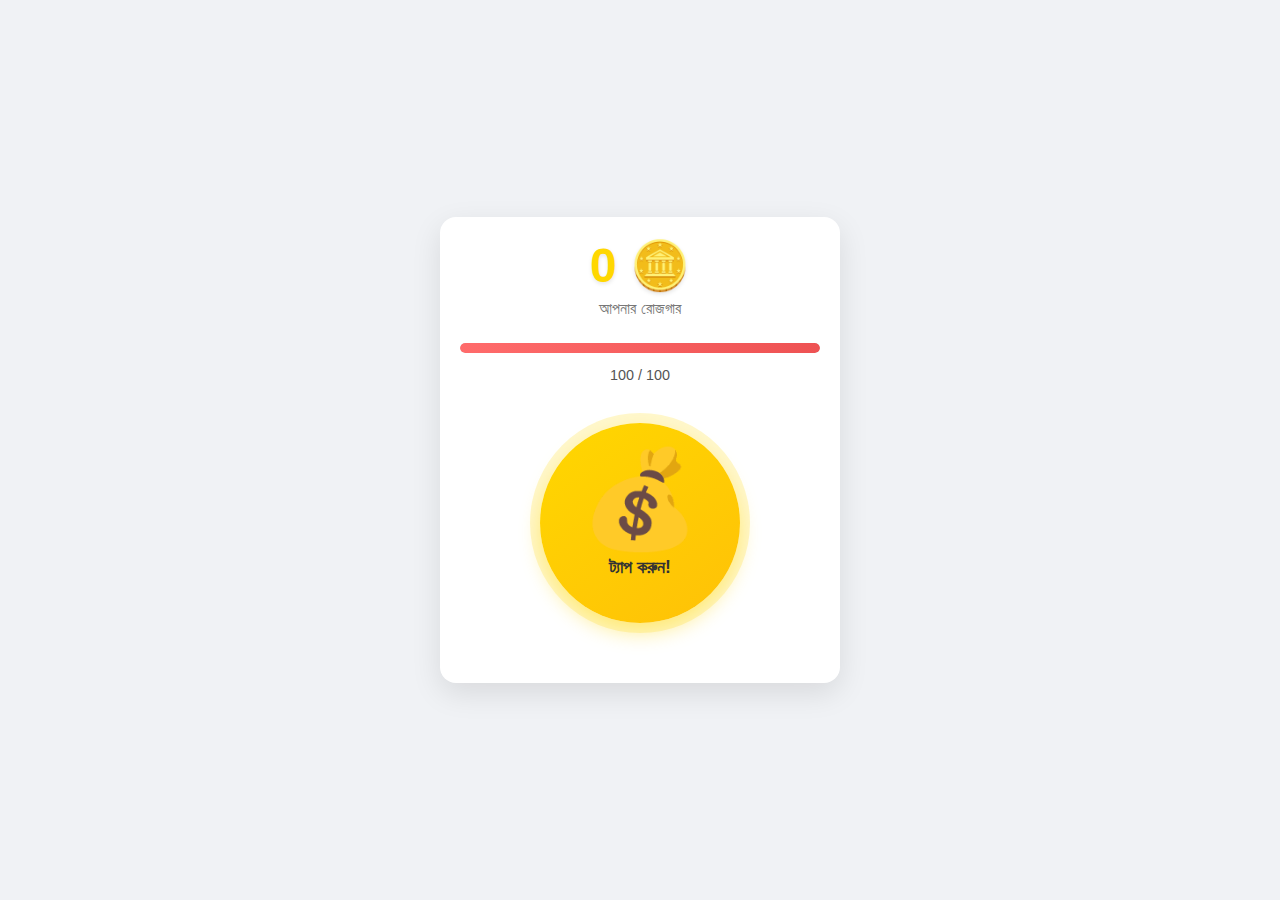
<file: all-in-one.html>
<!DOCTYPE html>
<html lang="en">
<head>
    <meta charset="UTF-8">
    <meta name="viewport" content="width=device-width, initial-scale=1.0">
    <title>TapToEarn Mini App</title>
    <script src="https://telegram.org/js/telegram-web-app.js"></script>
    
    <style>
        /* --- Global Reset and Base Styles --- */
        body {
            font-family: 'Arial', sans-serif;
            margin: 0;
            padding: 0;
            display: flex;
            justify-content: center;
            align-items: center;
            min-height: 100vh;
            background-color: #f0f2f5;
            color: #333;
            flex-direction: column;
        }

        .container {
            width: 95%;
            max-width: 400px;
            background-color: #fff;
            border-radius: 16px;
            box-shadow: 0 10px 30px rgba(0, 0, 0, 0.1);
            padding: 20px;
            text-align: center;
            box-sizing: border-box;
        }

        /* --- Header and Score --- */
        .header {
            margin-bottom: 25px;
        }

        #score {
            font-size: 3rem;
            color: #ffd700; /* Gold color */
            margin: 0;
            line-height: 1.2;
            text-shadow: 0 2px 4px rgba(0, 0, 0, 0.1);
        }

        .header p {
            color: #777;
            margin-top: 5px;
            font-weight: 500;
        }

        /* --- Energy Bar --- */
        .energy-bar {
            width: 100%;
            height: 10px;
            background-color: #e0e0e0;
            border-radius: 5px;
            overflow: hidden;
            margin: 10px 0;
        }

        #energyLevel {
            height: 100%;
            background: linear-gradient(90deg, #ff6b6b, #ee5253); /* Red gradient for energy */
            transition: width 0.3s ease;
            border-radius: 5px;
        }

        .energy-text {
            font-size: 0.9rem;
            color: #555;
            margin-bottom: 30px;
        }

        /* --- Tap Button & Emoji --- */
        #tapButton {
            background: linear-gradient(145deg, #ffd700, #ffc107); /* Gold gradient */
            border: none;
            border-radius: 50%; /* Make it perfectly round */
            width: 200px; /* Large tap area for mobile */
            height: 200px;
            margin: 40px auto;
            display: flex;
            flex-direction: column;
            justify-content: center;
            align-items: center;
            cursor: pointer;
            box-shadow: 0 10px 20px rgba(255, 215, 0, 0.4), 0 0 0 10px rgba(255, 215, 0, 0.2);
            transition: transform 0.1s ease, box-shadow 0.3s ease;
        }

        #tapButton:active {
            transform: scale(0.95);
            box-shadow: 0 5px 10px rgba(255, 215, 0, 0.6);
        }

        .tap-icon-emoji {
            font-size: 6rem; /* Make the emoji very large */
            line-height: 1;
            margin: 0;
        }

        #tapButton p {
            font-size: 1.1rem;
            font-weight: bold;
            color: #333;
            margin-top: 10px;
        }

        /* CSS for the Tap Effect */
        .tap-effect {
            position: absolute;
            color: #fff;
            font-size: 2em;
            font-weight: bold;
            text-shadow: 0 0 5px rgba(0, 0, 0, 0.5);
            opacity: 0;
            animation: floatUp 0.7s ease-out;
            pointer-events: none;
            transform: translate(-50%, -50%);
        }

        @keyframes floatUp {
            0% {
                transform: translate(-50%, 0);
                opacity: 1;
            }
            100% {
                transform: translate(-50%, -100px);
                opacity: 0;
            }
        }
    </style>
</head>
<body>
    <div class="container">
        <div class="header">
            <h2 id="score">0 🪙</h2>
            <p>আপনার রোজগার</p>
        </div>

        <div class="energy-bar">
            <div id="energyLevel" style="width: 100%;"></div>
        </div>
        <p class="energy-text" id="energyText">100 / 100</p>

        <button id="tapButton">
            <span class="tap-icon-emoji">💰</span>
            <p>ট্যাপ করুন!</p>
        </button>
    </div>

    <script>
        // --- গেম ভেরিয়েবল ---
        let score = 0;
        let maxEnergy = 100;
        let currentEnergy = maxEnergy;
        const tapCost = 1; // প্রতি ক্লিকে ১ এনার্জি খরচ হবে
        const energyRegenRate = 5; // প্রতি সেকেন্ডে এনার্জি রিফিল রেট

        // --- DOM এলিমেন্ট ---
        const scoreDisplay = document.getElementById('score');
        const tapButton = document.getElementById('tapButton');
        const energyLevelBar = document.getElementById('energyLevel');
        const energyText = document.getElementById('energyText');

        // --- ফাংশন ---

        /**
         * স্কোর এবং এনার্জি আপডেট করে UI তে প্রদর্শন করে।
         */
        function updateUI() {
            scoreDisplay.textContent = `${score} 🪙`;
            energyText.textContent = `${currentEnergy} / ${maxEnergy}`;

            const energyPercentage = (currentEnergy / maxEnergy) * 100;
            energyLevelBar.style.width = `${energyPercentage}%`;

            // এনার্জি কম থাকলে বাটনকে একটু কম উজ্জ্বল করা
            if (currentEnergy === 0) {
                tapButton.style.opacity = '0.7';
                tapButton.style.cursor = 'default';
            } else {
                tapButton.style.opacity = '1';
                tapButton.style.cursor = 'pointer';
            }
        }

        /**
         * ট্যাপ করার ঘটনা হ্যান্ডেল করে।
         */
        function handleTap(event) {
            if (currentEnergy >= tapCost) {
                score += 1; // স্কোর বাড়ান
                currentEnergy -= tapCost; // এনার্জি কমান
                
                // ট্যাপ এফেক্ট দেখান
                createTapEffect(event);

            } else {
                console.log("Energy depleted! Waiting for refill.");
            }
            updateUI();
        }

        /**
         * এনার্জি অটোমেটিক রিফিল করার লুপ।
         */
        function energyRegenLoop() {
            if (currentEnergy < maxEnergy) {
                currentEnergy = Math.min(maxEnergy, currentEnergy + energyRegenRate);
                updateUI();
            }
        }

        /**
         * ট্যাপ করার সময় ছোট টেক্সট এফেক্ট তৈরি করে।
         * @param {Event} event - মাউস বা টাচ ইভেন্ট।
         */
        function createTapEffect(event) {
            const effect = document.createElement('div');
            effect.textContent = '+1';
            effect.classList.add('tap-effect');

            // ট্যাপ বাটন থেকে পজিশন গণনা করুন
            const rect = tapButton.getBoundingClientRect();
            const x = event.clientX - rect.left;
            const y = event.clientY - rect.top;

            effect.style.left = `${x}px`;
            effect.style.top = `${y}px`;

            tapButton.appendChild(effect);

            // অ্যানিমেশন শেষে এফেক্ট রিমুভ করুন
            effect.addEventListener('animationend', () => {
                effect.remove();
            });
        }

        // --- ইভেন্ট লিসেনার এবং ইনিশিয়ালাইজেশন ---
        tapButton.addEventListener('click', handleTap);
        // মোবাইল টাচ ইভেন্টের জন্য
        tapButton.addEventListener('touchstart', (e) => {
            e.preventDefault(); 
            // টাচ ইভেন্টকে ক্লিক ইভেন্টের মতো হ্যান্ডেল করুন (সঠিক পজিশন দিতে হবে)
            handleTap({ clientX: e.touches[0].clientX, clientY: e.touches[0].clientY });
        });

        // প্রতি সেকেন্ডে এনার্জি রিফিল লুপ চালান
        setInterval(energyRegenLoop, 1000); 

        // প্রথমবার UI আপডেট
        updateUI();

    </script>
</body>
</html>
</file>
